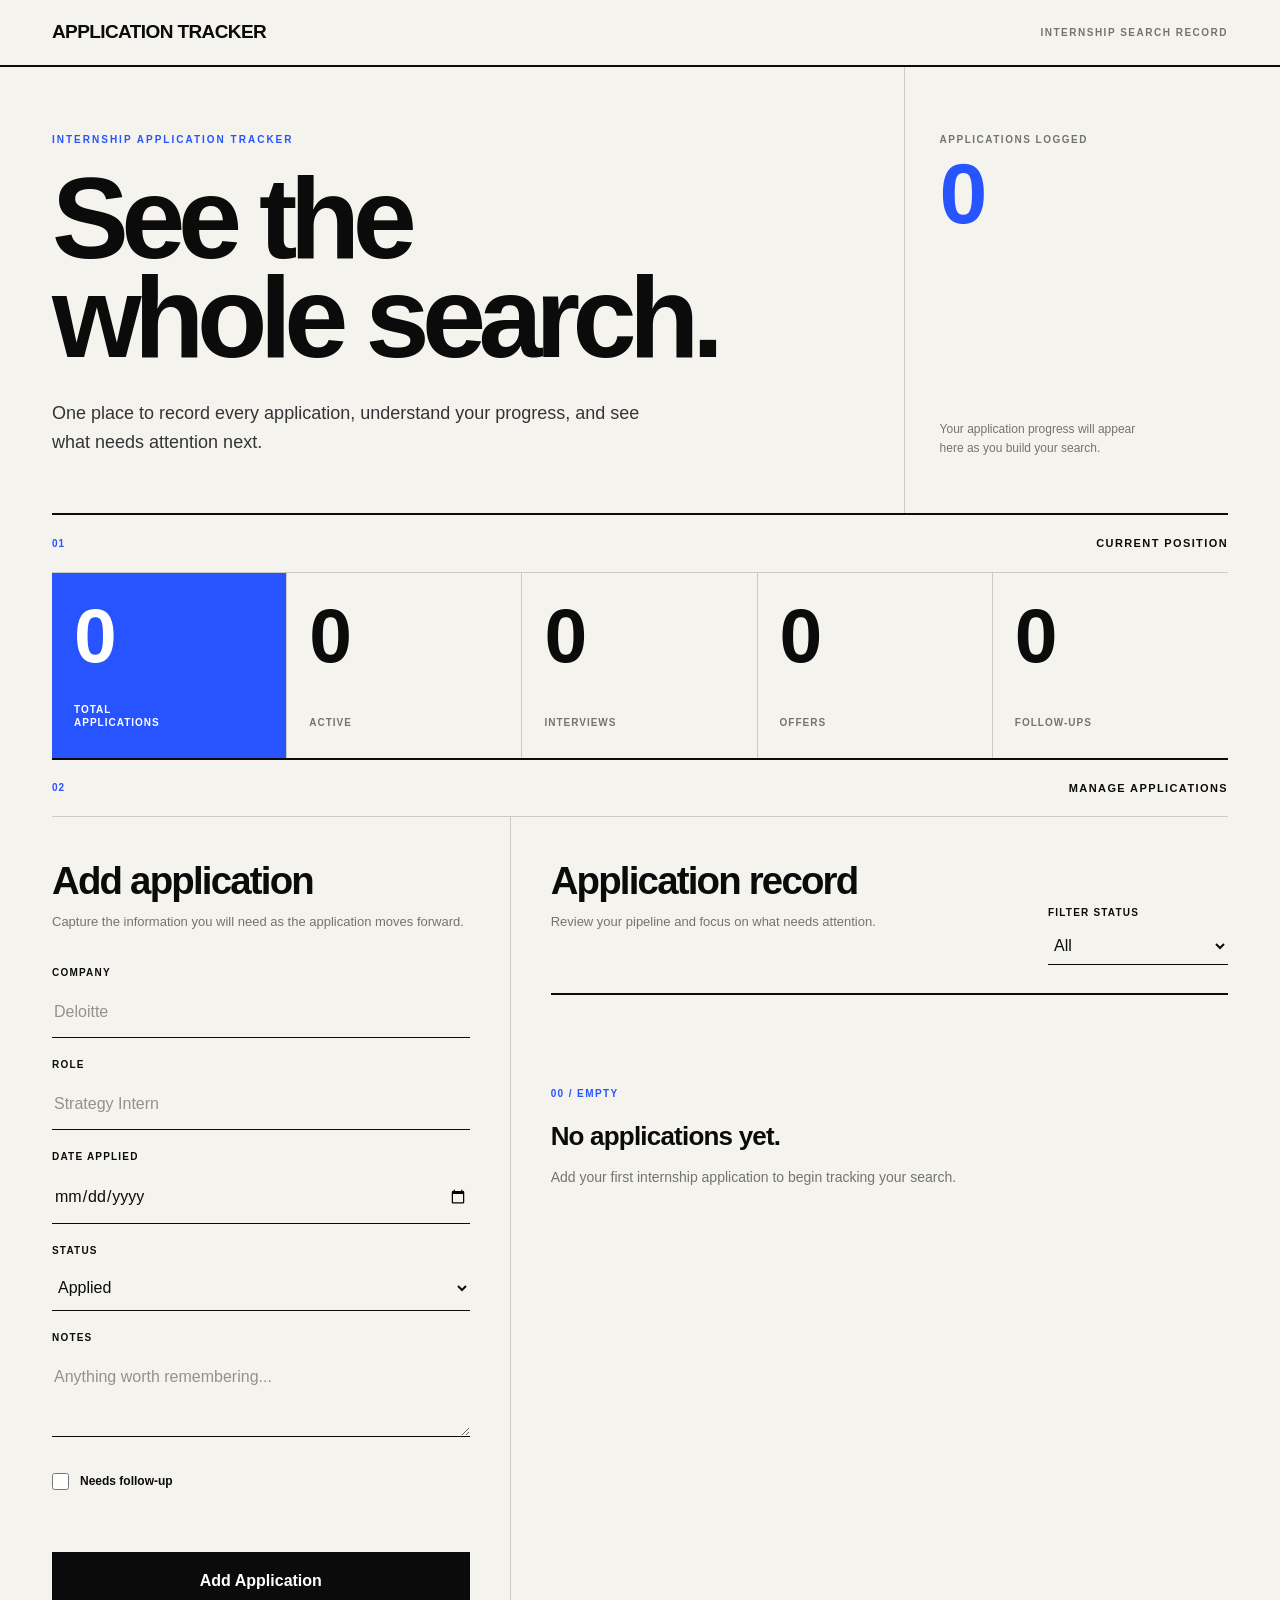
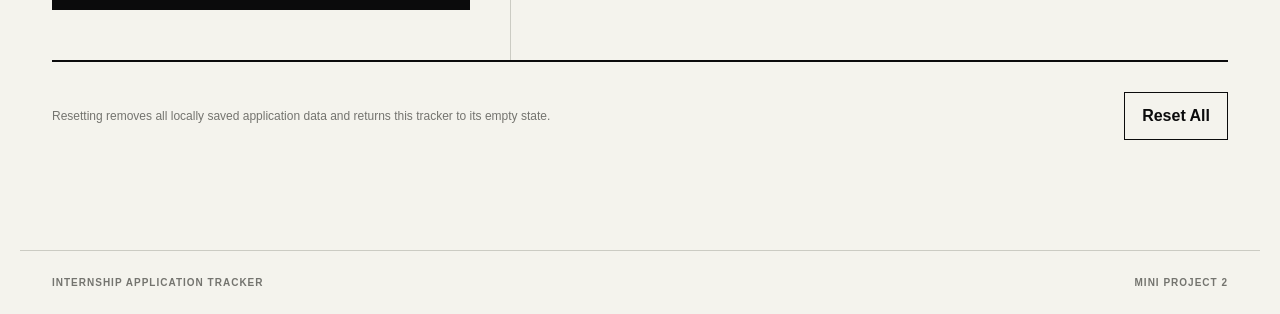
<file: index.html>
<!DOCTYPE html>
<html lang="en">

<head>
    <meta charset="UTF-8">

    <meta name="viewport"
          content="width=device-width, initial-scale=1.0">

    <meta name="description"
          content="An internship application tracker for organizing applications, statuses, interviews, offers, and follow-ups.">

    <title>Internship Application Tracker</title>

    <link rel="stylesheet" href="style.css">
</head>

<body>

    <header class="site-header">

        <div class="header-inner">

            <a class="brand"
               href="index.html">
                APPLICATION TRACKER
            </a>

            <p class="header-meta">
                INTERNSHIP SEARCH RECORD
            </p>

        </div>

    </header>


    <main>

        <!-- HERO -->

        <section class="hero">

            <div class="hero-main">

                <p class="eyebrow">
                    INTERNSHIP APPLICATION TRACKER
                </p>

                <h1>
                    See the<br>
                    whole search.
                </h1>

                <p class="hero-copy">
                    One place to record every application,
                    understand your progress, and see what
                    needs attention next.
                </p>

            </div>


            <aside class="hero-stat"
                   aria-label="Current application total">

                <p class="stat-label">
                    APPLICATIONS LOGGED
                </p>

                <p class="hero-number">
                    0
                </p>

                <p class="hero-stat-copy">
                    Your application progress will appear here
                    as you build your search.
                </p>

            </aside>

        </section>


        <!-- SUMMARY -->

        <section class="summary-section"
                 aria-labelledby="summary-heading">

            <div class="section-top">

                <span class="section-number">
                    01
                </span>

                <h2 id="summary-heading"
                    class="section-title">
                    CURRENT POSITION
                </h2>

            </div>


            <div class="summary-grid">

                <article class="summary-item summary-primary">

                    <p class="summary-number">
                        0
                    </p>

                    <p class="summary-label">
                        TOTAL APPLICATIONS
                    </p>

                </article>


                <article class="summary-item">

                    <p class="summary-number">
                        0
                    </p>

                    <p class="summary-label">
                        ACTIVE
                    </p>

                </article>


                <article class="summary-item">

                    <p class="summary-number">
                        0
                    </p>

                    <p class="summary-label">
                        INTERVIEWS
                    </p>

                </article>


                <article class="summary-item">

                    <p class="summary-number">
                        0
                    </p>

                    <p class="summary-label">
                        OFFERS
                    </p>

                </article>


                <article class="summary-item">

                    <p class="summary-number">
                        0
                    </p>

                    <p class="summary-label">
                        FOLLOW-UPS
                    </p>

                </article>

            </div>

        </section>


        <!-- MANAGE APPLICATIONS -->

        <section class="manage-section"
                 aria-labelledby="manage-heading">

            <div class="section-top">

                <span class="section-number">
                    02
                </span>

                <h2 id="manage-heading"
                    class="section-title">
                    MANAGE APPLICATIONS
                </h2>

            </div>


            <div class="workspace">

                <!-- FORM -->

                <section class="form-panel"
                         aria-labelledby="form-heading">

                    <h3 id="form-heading">
                        Add application
                    </h3>

                    <p class="section-copy">
                        Capture the information you will need
                        as the application moves forward.
                    </p>


                    <form id="application-form" novalidate>

                        <div class="field">

                            <label for="company">
                                COMPANY
                            </label>

                            <input
                                id="company"
                                name="company"
                                type="text"
                                placeholder="Deloitte"
                                required
                            >

                        </div>


                        <div class="field">

                            <label for="role">
                                ROLE
                            </label>

                            <input
                                id="role"
                                name="role"
                                type="text"
                                placeholder="Strategy Intern"
                                required
                            >

                        </div>


                        <div class="field">

                            <label for="date-applied">
                                DATE APPLIED
                            </label>

                            <input
                                id="date-applied"
                                name="dateApplied"
                                type="date"
                                required
                            >

                        </div>


                        <div class="field">

                            <label for="status">
                                STATUS
                            </label>

                            <select
                                id="status"
                                name="status"
                                required
                            >
                                <option value="Applied">
                                    Applied
                                </option>

                                <option value="Interview">
                                    Interview
                                </option>

                                <option value="Offer">
                                    Offer
                                </option>

                                <option value="Rejected">
                                    Rejected
                                </option>
                            </select>

                        </div>


                        <div class="field">

                            <label for="notes">
                                NOTES
                            </label>

                            <textarea
                                id="notes"
                                name="notes"
                                placeholder="Anything worth remembering..."
                            ></textarea>

                        </div>


                        <label class="checkbox-row">

                            <input
                                id="follow-up"
                                name="followUp"
                                type="checkbox"
                            >

                            Needs follow-up

                        </label>


                        <p id="form-message"
                           class="form-message"
                           aria-live="polite">
                        </p>


                        <button
                            class="primary-button"
                            type="submit"
                        >
                            Add Application
                        </button>

                    </form>

                </section>


                <!-- APPLICATION RECORD -->

                <section class="record-panel"
                         aria-labelledby="record-heading">

                    <div class="record-heading-row">

                        <div>

                            <h3 id="record-heading">
                                Application record
                            </h3>

                            <p class="section-copy">
                                Review your pipeline and focus on
                                what needs attention.
                            </p>

                        </div>


                        <div class="filter-control">

                            <label for="filter-status">
                                FILTER STATUS
                            </label>

                            <select id="filter-status">

                                <option value="All">
                                    All
                                </option>

                                <option value="Applied">
                                    Applied
                                </option>

                                <option value="Interview">
                                    Interview
                                </option>

                                <option value="Offer">
                                    Offer
                                </option>

                                <option value="Rejected">
                                    Rejected
                                </option>

                            </select>

                        </div>

                    </div>


                    <div id="application-list"
                         class="application-list">

                        <div class="empty-state">

                            <p class="empty-label">
                                00 / EMPTY
                            </p>

                            <h4>
                                No applications yet.
                            </h4>

                            <p>
                                Add your first internship application
                                to begin tracking your search.
                            </p>

                        </div>

                    </div>

                </section>

            </div>

        </section>


        <!-- RESET -->

        <section class="reset-section">

            <p>
                Resetting removes all locally saved application data
                and returns this tracker to its empty state.
            </p>

            <button
                id="reset-button"
                class="reset-button"
                type="button"
            >
                Reset All
            </button>

        </section>

    </main>


    <footer>

        <p>
            Internship Application Tracker
        </p>

        <p>
            Mini Project 2
        </p>

    </footer>


    <script src="script.js"></script>

</body>

</html>
</file>
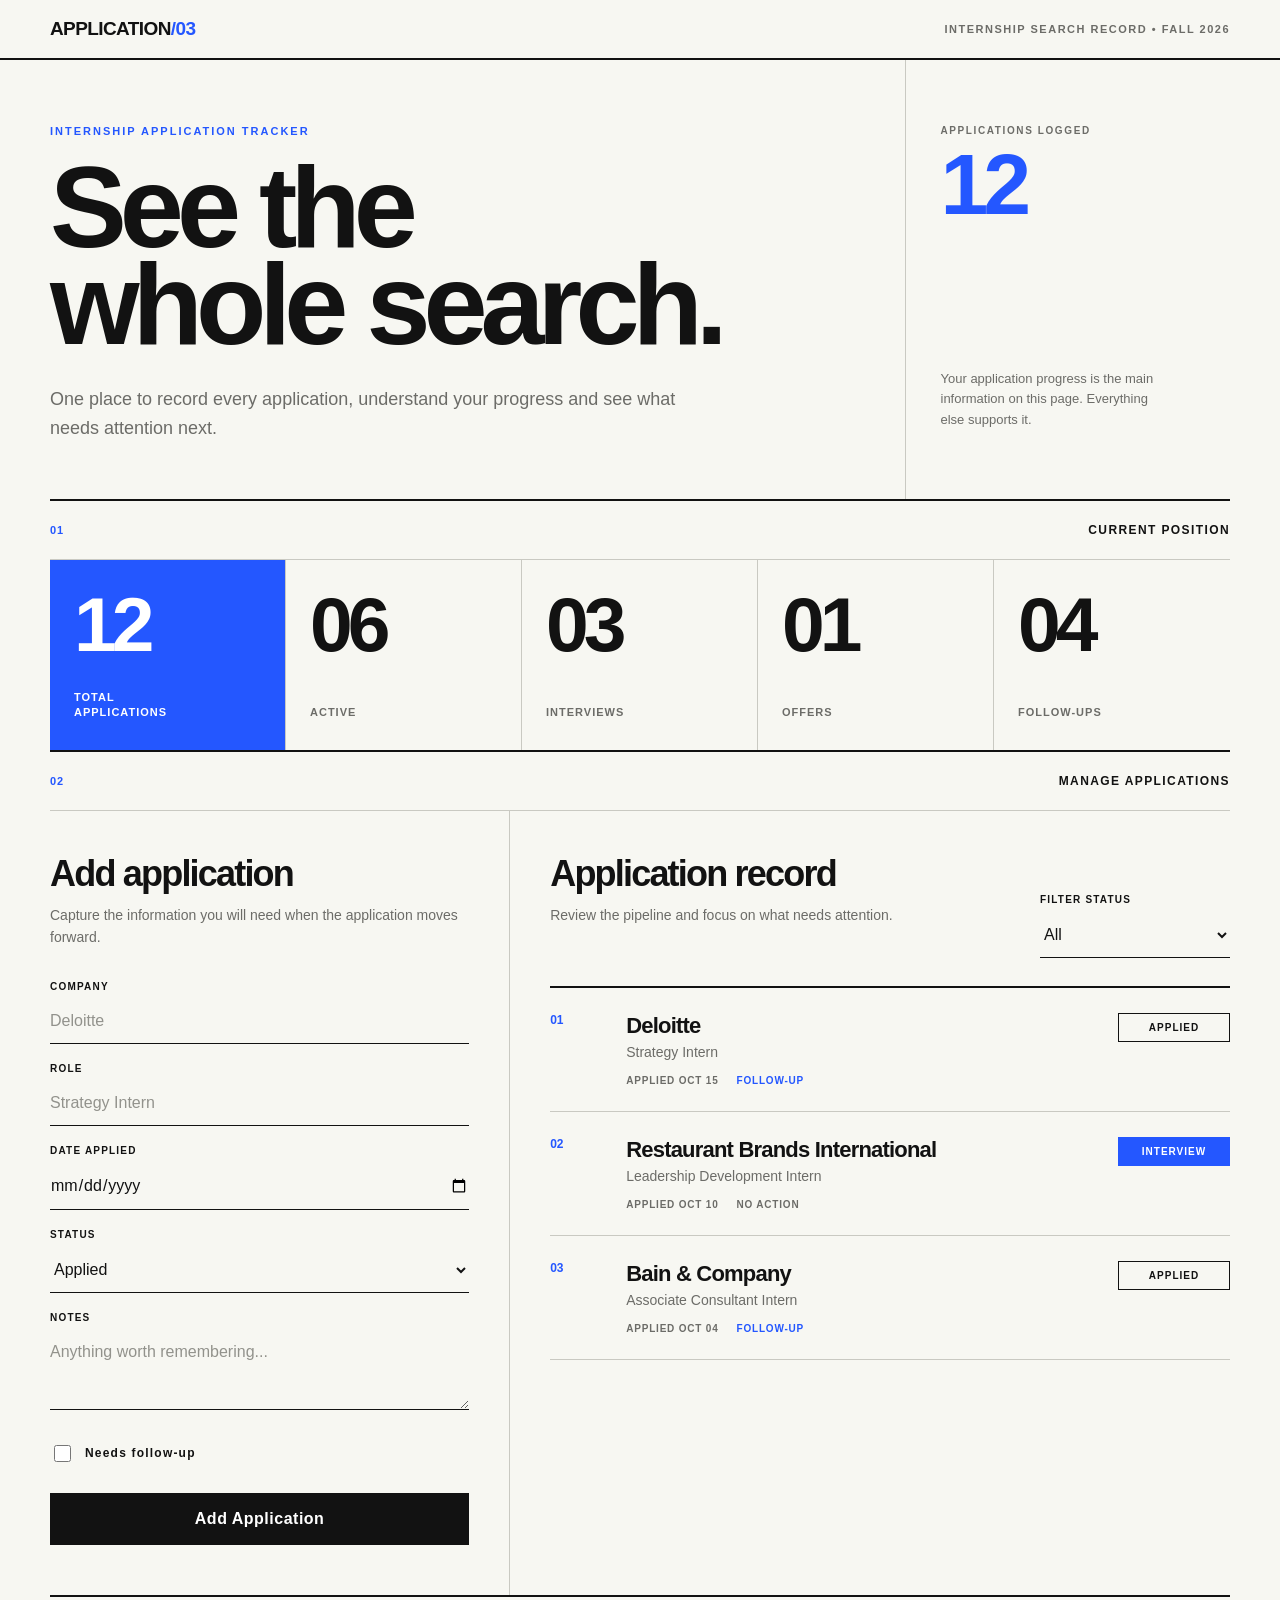
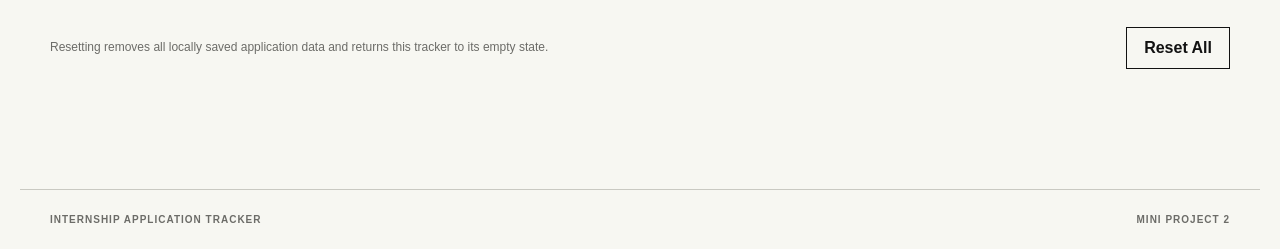
<file: option-c.html>
<!DOCTYPE html>
<html lang="en">

<head>
    <meta charset="UTF-8">

    <meta name="viewport"
          content="width=device-width, initial-scale=1.0">

    <title>Design Option C</title>

    <style>

        :root {
            --paper: #f7f7f2;
            --ink: #121212;
            --blue: #2457ff;
            --blue-dark: #1639b7;
            --muted: #6c6c68;
            --line: #c9c9c2;
            --soft: #ecece5;
            --white: #ffffff;
        }

        * {
            box-sizing: border-box;
        }

        body {
            margin: 0;

            font-family:
                Arial,
                Helvetica,
                sans-serif;

            background: var(--paper);
            color: var(--ink);
        }

        button,
        input,
        select,
        textarea {
            font: inherit;
        }


        /* HEADER */

        .site-header {
            border-bottom: 2px solid var(--ink);
        }

        .header-inner {
            max-width: 1240px;

            margin: 0 auto;
            padding: 18px 30px;

            display: grid;
            grid-template-columns: 1fr auto;

            gap: 30px;

            align-items: center;
        }

        .brand {
            font-size: 19px;
            font-weight: 800;

            letter-spacing: -0.6px;
        }

        .brand-number {
            color: var(--blue);
        }

        .header-meta {
            color: var(--muted);

            font-size: 11px;
            font-weight: 700;

            letter-spacing: 1.5px;
            text-transform: uppercase;
        }


        /* MAIN */

        main {
            max-width: 1240px;

            margin: 0 auto;
            padding: 0 30px 90px;
        }


        /* HERO */

        .hero {
            min-height: 440px;

            display: grid;

            grid-template-columns: 1.45fr 0.55fr;

            border-bottom: 2px solid var(--ink);
        }

        .hero-main {
            padding: 65px 55px 55px 0;

            border-right: 1px solid var(--line);
        }

        .hero-side {
            padding: 65px 0 55px 35px;

            display: flex;
            flex-direction: column;

            justify-content: space-between;
        }

        .eyebrow {
            margin: 0 0 22px;

            color: var(--blue);

            font-size: 11px;
            font-weight: 800;

            letter-spacing: 2px;
            text-transform: uppercase;
        }

        h1 {
            max-width: 760px;

            margin: 0;

            font-size: clamp(62px, 9vw, 116px);

            line-height: 0.84;

            letter-spacing: -7px;
        }

        .hero-copy {
            max-width: 650px;

            margin: 32px 0 0;

            color: var(--muted);

            font-size: 18px;
            line-height: 1.65;
        }

        .hero-side-label {
            color: var(--muted);

            font-size: 10px;
            font-weight: 700;

            letter-spacing: 1.6px;

            text-transform: uppercase;
        }

        .hero-side-number {
            margin-top: 10px;

            color: var(--blue);

            font-size: 86px;
            font-weight: 800;

            line-height: 0.9;

            letter-spacing: -5px;
        }

        .hero-side-copy {
            max-width: 220px;

            color: var(--muted);

            font-size: 13px;

            line-height: 1.6;
        }


        /* SECTION TITLE */

        .section-top {
            padding: 22px 0;

            border-bottom: 1px solid var(--line);

            display: flex;
            justify-content: space-between;
            align-items: center;

            gap: 20px;
        }

        .section-index {
            color: var(--blue);

            font-size: 11px;
            font-weight: 800;

            letter-spacing: 1px;
        }

        .section-name {
            font-size: 12px;
            font-weight: 800;

            letter-spacing: 1.4px;

            text-transform: uppercase;
        }


        /* SUMMARY */

        .summary {
            display: grid;

            grid-template-columns: repeat(5, 1fr);

            border-bottom: 2px solid var(--ink);
        }

        .summary-item {
            min-height: 190px;

            padding: 30px 24px;

            border-right: 1px solid var(--line);

            display: flex;
            flex-direction: column;

            justify-content: space-between;
        }

        .summary-item:last-child {
            border-right: none;
        }

        .summary-item.primary {
            background: var(--blue);
            color: var(--white);
        }

        .summary-number {
            font-size: clamp(56px, 6vw, 82px);
            font-weight: 800;

            line-height: 0.9;

            letter-spacing: -5px;
        }

        .summary-label {
            max-width: 110px;

            font-size: 11px;
            font-weight: 800;

            line-height: 1.35;

            letter-spacing: 1px;
            text-transform: uppercase;
        }

        .summary-item:not(.primary) .summary-label {
            color: var(--muted);
        }


        /* WORKSPACE */

        .workspace {
            display: grid;

            grid-template-columns: 0.78fr 1.22fr;

            border-bottom: 2px solid var(--ink);
        }


        /* FORM */

        .form-panel {
            padding: 45px 40px 50px 0;

            border-right: 1px solid var(--line);
        }

        .list-panel {
            padding: 45px 0 50px 40px;
        }

        h2 {
            margin: 0 0 12px;

            font-size: 36px;

            line-height: 1;

            letter-spacing: -1.8px;
        }

        .section-copy {
            margin: 0 0 32px;

            max-width: 420px;

            color: var(--muted);

            font-size: 14px;

            line-height: 1.6;
        }

        .field {
            margin-bottom: 19px;
        }

        label {
            display: block;

            margin-bottom: 7px;

            color: var(--ink);

            font-size: 10px;
            font-weight: 800;

            letter-spacing: 1.2px;
            text-transform: uppercase;
        }

        input,
        select,
        textarea {
            width: 100%;

            padding: 13px 0;

            border: none;
            border-bottom: 1px solid var(--ink);

            border-radius: 0;

            background: transparent;

            color: var(--ink);

            outline: none;
        }

        input::placeholder,
        textarea::placeholder {
            color: #92928c;
        }

        input:focus,
        select:focus,
        textarea:focus {
            border-bottom: 3px solid var(--blue);
        }

        textarea {
            min-height: 80px;

            resize: vertical;
        }

        .check-row {
            margin: 28px 0;

            display: flex;
            align-items: center;

            gap: 11px;

            color: var(--ink);

            font-size: 12px;

            text-transform: none;
        }

        .check-row input {
            width: 17px;
            height: 17px;

            accent-color: var(--blue);
        }

        .primary-button {
            width: 100%;

            padding: 15px 20px;

            border: 2px solid var(--ink);

            background: var(--ink);
            color: var(--white);

            font-weight: 800;

            letter-spacing: 0.5px;

            cursor: pointer;
        }

        .primary-button:hover {
            border-color: var(--blue);

            background: var(--blue);
        }


        /* LIST TOOLBAR */

        .list-toolbar {
            margin-bottom: 28px;

            display: grid;

            grid-template-columns: 1fr 190px;

            gap: 30px;

            align-items: end;
        }


        /* APPLICATIONS */

        .application-list {
            border-top: 2px solid var(--ink);
        }

        .application {
            display: grid;

            grid-template-columns: 56px 1fr 130px;

            gap: 20px;

            padding: 25px 0;

            border-bottom: 1px solid var(--line);

            align-items: start;
        }

        .application-number {
            color: var(--blue);

            font-size: 12px;
            font-weight: 800;
        }

        .company {
            margin: 0;

            font-size: 22px;
            font-weight: 800;

            letter-spacing: -0.8px;
        }

        .role {
            margin: 5px 0 15px;

            color: var(--muted);

            font-size: 14px;
        }

        .application-meta {
            display: flex;

            gap: 18px;

            flex-wrap: wrap;

            color: var(--muted);

            font-size: 10px;
            font-weight: 700;

            letter-spacing: 0.8px;

            text-transform: uppercase;
        }

        .attention {
            color: var(--blue);
        }

        .status {
            justify-self: end;

            width: 112px;

            padding: 8px 10px;

            border: 1px solid var(--ink);

            text-align: center;

            font-size: 10px;
            font-weight: 800;

            letter-spacing: 1px;

            text-transform: uppercase;
        }

        .status.interview {
            border-color: var(--blue);

            background: var(--blue);
            color: var(--white);
        }

        .status.offer {
            background: var(--ink);
            color: var(--white);
        }


        /* RESET */

        .reset-area {
            padding: 30px 0;

            display: flex;
            justify-content: space-between;
            align-items: center;

            gap: 30px;
        }

        .reset-copy {
            max-width: 650px;

            margin: 0;

            color: var(--muted);

            font-size: 12px;

            line-height: 1.6;
        }

        .reset-button {
            padding: 11px 17px;

            border: 1px solid var(--ink);

            background: transparent;
            color: var(--ink);

            font-weight: 700;

            cursor: pointer;
        }

        .reset-button:hover {
            background: var(--ink);
            color: var(--white);
        }


        /* FOOTER */

        footer {
            max-width: 1240px;

            margin: 0 auto;

            padding: 24px 30px;

            border-top: 1px solid var(--line);

            display: flex;
            justify-content: space-between;

            gap: 20px;

            color: var(--muted);

            font-size: 10px;
            font-weight: 700;

            letter-spacing: 1px;

            text-transform: uppercase;
        }


        /* RESPONSIVE */

        @media (max-width: 900px) {

            .hero {
                grid-template-columns: 1fr;
            }

            .hero-main {
                border-right: none;
            }

            .hero-side {
                padding:
                    30px 0
                    40px;

                border-top: 1px solid var(--line);

                flex-direction: row;

                align-items: end;
            }

            .summary {
                grid-template-columns:
                    repeat(2, 1fr);
            }

            .summary-item {
                border-bottom:
                    1px solid var(--line);
            }

            .workspace {
                grid-template-columns: 1fr;
            }

            .form-panel {
                padding-right: 0;

                border-right: none;
                border-bottom: 2px solid var(--ink);
            }

            .list-panel {
                padding-left: 0;
            }

        }

        @media (max-width: 600px) {

            .header-inner,
            main,
            footer {
                padding-left: 18px;
                padding-right: 18px;
            }

            .header-meta {
                display: none;
            }

            .hero-main {
                padding-top: 45px;
            }

            h1 {
                font-size: 64px;

                letter-spacing: -4px;
            }

            .hero-side {
                display: block;
            }

            .hero-side-copy {
                margin-top: 25px;
            }

            .summary {
                grid-template-columns: 1fr;
            }

            .summary-item {
                min-height: 145px;

                border-right: none;
            }

            .list-toolbar {
                grid-template-columns: 1fr;
            }

            .application {
                grid-template-columns: 35px 1fr;
            }

            .status {
                grid-column: 2;

                justify-self: start;
            }

            .reset-area,
            footer {
                flex-direction: column;
                align-items: flex-start;
            }

        }

    </style>

</head>


<body>

    <header class="site-header">

        <div class="header-inner">

            <div class="brand">
                APPLICATION<span class="brand-number">/03</span>
            </div>

            <div class="header-meta">
                Internship Search Record • Fall 2026
            </div>

        </div>

    </header>


    <main>

        <section class="hero">

            <div class="hero-main">

                <p class="eyebrow">
                    Internship Application Tracker
                </p>

                <h1>
                    See the<br>
                    whole search.
                </h1>

                <p class="hero-copy">
                    One place to record every application,
                    understand your progress and see what
                    needs attention next.
                </p>

            </div>


            <aside class="hero-side">

                <div>

                    <div class="hero-side-label">
                        Applications logged
                    </div>

                    <div class="hero-side-number">
                        12
                    </div>

                </div>

                <p class="hero-side-copy">
                    Your application progress is the main
                    information on this page. Everything else
                    supports it.
                </p>

            </aside>

        </section>


        <section>

            <div class="section-top">

                <span class="section-index">
                    01
                </span>

                <span class="section-name">
                    Current Position
                </span>

            </div>


            <div class="summary">

                <div class="summary-item primary">

                    <span class="summary-number">
                        12
                    </span>

                    <span class="summary-label">
                        Total Applications
                    </span>

                </div>


                <div class="summary-item">

                    <span class="summary-number">
                        06
                    </span>

                    <span class="summary-label">
                        Active
                    </span>

                </div>


                <div class="summary-item">

                    <span class="summary-number">
                        03
                    </span>

                    <span class="summary-label">
                        Interviews
                    </span>

                </div>


                <div class="summary-item">

                    <span class="summary-number">
                        01
                    </span>

                    <span class="summary-label">
                        Offers
                    </span>

                </div>


                <div class="summary-item">

                    <span class="summary-number">
                        04
                    </span>

                    <span class="summary-label">
                        Follow-Ups
                    </span>

                </div>

            </div>

        </section>


        <section>

            <div class="section-top">

                <span class="section-index">
                    02
                </span>

                <span class="section-name">
                    Manage Applications
                </span>

            </div>


            <div class="workspace">

                <div class="form-panel">

                    <h2>
                        Add application
                    </h2>

                    <p class="section-copy">
                        Capture the information you will need
                        when the application moves forward.
                    </p>


                    <form>

                        <div class="field">

                            <label for="company">
                                Company
                            </label>

                            <input
                                id="company"
                                type="text"
                                placeholder="Deloitte"
                            >

                        </div>


                        <div class="field">

                            <label for="role">
                                Role
                            </label>

                            <input
                                id="role"
                                type="text"
                                placeholder="Strategy Intern"
                            >

                        </div>


                        <div class="field">

                            <label for="date">
                                Date Applied
                            </label>

                            <input
                                id="date"
                                type="date"
                            >

                        </div>


                        <div class="field">

                            <label for="status">
                                Status
                            </label>

                            <select id="status">

                                <option>
                                    Applied
                                </option>

                                <option>
                                    Interview
                                </option>

                                <option>
                                    Offer
                                </option>

                                <option>
                                    Rejected
                                </option>

                            </select>

                        </div>


                        <div class="field">

                            <label for="notes">
                                Notes
                            </label>

                            <textarea
                                id="notes"
                                placeholder="Anything worth remembering..."
                            ></textarea>

                        </div>


                        <label class="check-row">

                            <input type="checkbox">

                            Needs follow-up

                        </label>


                        <button
                            class="primary-button"
                            type="button"
                        >
                            Add Application
                        </button>

                    </form>

                </div>


                <div class="list-panel">

                    <div class="list-toolbar">

                        <div>

                            <h2>
                                Application record
                            </h2>

                            <p class="section-copy">
                                Review the pipeline and focus on
                                what needs attention.
                            </p>

                        </div>


                        <div>

                            <label for="filter">
                                Filter status
                            </label>

                            <select id="filter">

                                <option>
                                    All
                                </option>

                                <option>
                                    Applied
                                </option>

                                <option>
                                    Interview
                                </option>

                                <option>
                                    Offer
                                </option>

                                <option>
                                    Rejected
                                </option>

                            </select>

                        </div>

                    </div>


                    <div class="application-list">

                        <article class="application">

                            <span class="application-number">
                                01
                            </span>

                            <div>

                                <h3 class="company">
                                    Deloitte
                                </h3>

                                <p class="role">
                                    Strategy Intern
                                </p>

                                <div class="application-meta">

                                    <span>
                                        Applied Oct 15
                                    </span>

                                    <span class="attention">
                                        Follow-Up
                                    </span>

                                </div>

                            </div>

                            <span class="status">
                                Applied
                            </span>

                        </article>


                        <article class="application">

                            <span class="application-number">
                                02
                            </span>

                            <div>

                                <h3 class="company">
                                    Restaurant Brands International
                                </h3>

                                <p class="role">
                                    Leadership Development Intern
                                </p>

                                <div class="application-meta">

                                    <span>
                                        Applied Oct 10
                                    </span>

                                    <span>
                                        No Action
                                    </span>

                                </div>

                            </div>

                            <span class="status interview">
                                Interview
                            </span>

                        </article>


                        <article class="application">

                            <span class="application-number">
                                03
                            </span>

                            <div>

                                <h3 class="company">
                                    Bain & Company
                                </h3>

                                <p class="role">
                                    Associate Consultant Intern
                                </p>

                                <div class="application-meta">

                                    <span>
                                        Applied Oct 04
                                    </span>

                                    <span class="attention">
                                        Follow-Up
                                    </span>

                                </div>

                            </div>

                            <span class="status">
                                Applied
                            </span>

                        </article>

                    </div>

                </div>

            </div>

        </section>


        <section class="reset-area">

            <p class="reset-copy">
                Resetting removes all locally saved application data
                and returns this tracker to its empty state.
            </p>

            <button
                class="reset-button"
                type="button"
            >
                Reset All
            </button>

        </section>

    </main>


    <footer>

        <span>
            Internship Application Tracker
        </span>

        <span>
            Mini Project 2
        </span>

    </footer>

</body>

</html>
</file>
<file: style.css>
/* =========================================
   INTERNSHIP APPLICATION TRACKER
   Swiss Career Dossier
   ========================================= */

:root {
    --canvas: #f4f3ed;
    --surface: #fafaf7;
    --ink: #0b0b0c;
    --graphite: #343438;
    --muted: #74746f;
    --line: #cbcbc3;

    --blue: #2754ff;
    --blue-dark: #1735b5;
    --blue-soft: #e8edff;

    --danger: #b42318;
    --danger-soft: #fdecea;

    --success: #176b46;
    --success-soft: #e8f5ee;

    --white: #ffffff;

    --page-width: 1240px;
}


/* RESET */

* {
    box-sizing: border-box;
}

html {
    scroll-behavior: smooth;
}

body {
    margin: 0;

    font-family: Arial, Helvetica, sans-serif;

    background: var(--canvas);
    color: var(--ink);

    line-height: 1.5;
}

button,
input,
select,
textarea {
    font: inherit;
}

button,
select,
input[type="checkbox"] {
    cursor: pointer;
}


/* ACCESSIBILITY */

a:focus-visible,
button:focus-visible,
input:focus-visible,
select:focus-visible,
textarea:focus-visible {
    outline: 3px solid var(--blue);
    outline-offset: 3px;
}


/* HEADER */

.site-header {
    border-bottom: 2px solid var(--ink);
}

.header-inner {
    max-width: var(--page-width);

    margin: 0 auto;
    padding: 18px 32px;

    display: flex;
    justify-content: space-between;
    align-items: center;

    gap: 30px;
}

.brand {
    color: var(--ink);

    font-size: 19px;
    font-weight: 800;

    letter-spacing: -0.6px;

    text-decoration: none;
}

.brand span {
    color: var(--blue);
}

.header-meta {
    margin: 0;

    color: var(--muted);

    font-size: 10px;
    font-weight: 700;

    letter-spacing: 1.5px;

    text-transform: uppercase;
}


/* MAIN */

main {
    max-width: var(--page-width);

    margin: 0 auto;
    padding: 0 32px 80px;
}


/* HERO */

.hero {
    min-height: 440px;

    display: grid;

    grid-template-columns: 1.45fr 0.55fr;

    border-bottom: 2px solid var(--ink);
}

.hero-main {
    padding: 65px 55px 55px 0;

    border-right: 1px solid var(--line);
}

.hero-stat {
    padding: 65px 0 55px 35px;

    display: flex;
    flex-direction: column;

    justify-content: space-between;
}

.eyebrow {
    margin: 0 0 22px;

    color: var(--blue);

    font-size: 10px;
    font-weight: 800;

    letter-spacing: 2px;

    text-transform: uppercase;
}

.hero h1 {
    max-width: 760px;

    margin: 0;

    font-size: clamp(64px, 9vw, 118px);
    font-weight: 800;

    line-height: 0.86;

    letter-spacing: -0.065em;
}

.hero-copy {
    max-width: 620px;

    margin: 32px 0 0;

    color: var(--graphite);

    font-size: 18px;

    line-height: 1.65;
}

.stat-label {
    margin: 0;

    color: var(--muted);

    font-size: 10px;
    font-weight: 700;

    letter-spacing: 1.5px;

    text-transform: uppercase;
}

.hero-number {
    margin: 8px 0 auto;

    color: var(--blue);

    font-size: 86px;
    font-weight: 800;

    line-height: 0.9;

    letter-spacing: -5px;
}

.hero-stat-copy {
    max-width: 220px;

    margin: 30px 0 0;

    color: var(--muted);

    font-size: 12px;

    line-height: 1.6;
}


/* SHARED SECTION HEADER */

.section-top {
    padding: 20px 0;

    border-bottom: 1px solid var(--line);

    display: flex;
    justify-content: space-between;
    align-items: center;

    gap: 20px;
}

.section-number {
    color: var(--blue);

    font-size: 10px;
    font-weight: 800;

    letter-spacing: 1px;
}

.section-title {
    margin: 0;

    color: var(--ink);

    font-size: 11px;
    font-weight: 800;

    letter-spacing: 1.4px;

    text-transform: uppercase;
}


/* SUMMARY */

.summary-grid {
    display: grid;

    grid-template-columns: repeat(5, 1fr);

    border-bottom: 2px solid var(--ink);
}

.summary-item {
    min-height: 185px;

    padding: 28px 22px;

    border-right: 1px solid var(--line);

    display: flex;
    flex-direction: column;

    justify-content: space-between;
}

.summary-item:last-child {
    border-right: none;
}

.summary-primary {
    background: var(--blue);
    color: var(--white);
}

.summary-number {
    margin: 0;

    font-size: clamp(54px, 6vw, 84px);
    font-weight: 800;

    line-height: 0.9;

    letter-spacing: -5px;
}

.summary-label {
    max-width: 120px;

    margin: 30px 0 0;

    color: var(--muted);

    font-size: 10px;
    font-weight: 800;

    line-height: 1.35;

    letter-spacing: 1px;

    text-transform: uppercase;
}

.summary-primary .summary-label {
    color: var(--white);
}


/* MANAGE APPLICATIONS */

.workspace {
    display: grid;

    grid-template-columns: 0.78fr 1.22fr;

    border-bottom: 2px solid var(--ink);
}


/* FORM PANEL */

.form-panel {
    padding: 45px 40px 50px 0;

    border-right: 1px solid var(--line);
}

.record-panel {
    padding: 45px 0 50px 40px;
}

.form-panel h3,
.record-panel h3 {
    margin: 0 0 12px;

    font-size: clamp(30px, 3vw, 42px);
    font-weight: 800;

    line-height: 1;

    letter-spacing: -1.8px;
}

.section-copy {
    max-width: 440px;

    margin: 0 0 32px;

    color: var(--muted);

    font-size: 13px;

    line-height: 1.6;
}


/* FORM FIELDS */

.field {
    margin-bottom: 19px;
}

.field label,
.filter-control label {
    display: block;

    margin-bottom: 7px;

    color: var(--ink);

    font-size: 10px;
    font-weight: 800;

    letter-spacing: 1.2px;

    text-transform: uppercase;
}

input,
select,
textarea {
    width: 100%;

    padding: 13px 2px;

    border: none;
    border-bottom: 1px solid var(--ink);

    border-radius: 0;

    background: transparent;
    color: var(--ink);

    outline: none;
}

input::placeholder,
textarea::placeholder {
    color: #92928c;
}

input:focus,
select:focus,
textarea:focus {
    border-bottom: 3px solid var(--blue);
}

textarea {
    min-height: 85px;

    resize: vertical;
}


/* CHECKBOX */

.checkbox-row {
    margin: 28px 0;

    display: flex;
    align-items: center;

    gap: 11px;

    color: var(--ink);

    font-size: 12px;
    font-weight: 700;
}

.checkbox-row input {
    width: 17px;
    height: 17px;

    margin: 0;

    accent-color: var(--blue);
}


/* FORM MESSAGE */

.form-message {
    min-height: 22px;

    margin: 0 0 12px;

    font-size: 12px;

    line-height: 1.5;
}

.form-message.error {
    padding: 10px 12px;

    background: var(--danger-soft);
    color: var(--danger);

    border-left: 3px solid var(--danger);
}

.form-message.success {
    padding: 10px 12px;

    background: var(--success-soft);
    color: var(--success);

    border-left: 3px solid var(--success);
}


/* PRIMARY BUTTON */

.primary-button {
    width: 100%;

    padding: 15px 20px;

    border: 2px solid var(--ink);

    border-radius: 0;

    background: var(--ink);
    color: var(--white);

    font-weight: 800;

    cursor: pointer;

    transition:
        background-color 150ms ease,
        border-color 150ms ease;
}

.primary-button:hover {
    border-color: var(--blue);

    background: var(--blue);
}


/* RECORD HEADING */

.record-heading-row {
    margin-bottom: 28px;

    display: grid;

    grid-template-columns: 1fr 180px;

    gap: 30px;

    align-items: end;
}

.filter-control select {
    padding-top: 9px;
    padding-bottom: 9px;
}


/* APPLICATION LIST */

.application-list {
    border-top: 2px solid var(--ink);

    min-height: 285px;
}


/* EMPTY STATE */

.empty-state {
    min-height: 285px;

    padding: 42px 0;

    display: flex;
    flex-direction: column;

    justify-content: center;
    align-items: flex-start;
}

.empty-label {
    margin: 0 0 16px;

    color: var(--blue);

    font-size: 10px;
    font-weight: 800;

    letter-spacing: 1.4px;

    text-transform: uppercase;
}

.empty-state h4 {
    margin: 0 0 10px;

    font-size: 26px;
    font-weight: 800;

    letter-spacing: -0.8px;
}

.empty-state p:last-child {
    max-width: 430px;

    margin: 0;

    color: var(--muted);

    font-size: 14px;

    line-height: 1.65;
}


/* APPLICATION RECORDS */

.application-record {
    display: grid;

    grid-template-columns: 42px 1fr 120px;

    gap: 20px;

    padding: 26px 0;

    border-bottom: 1px solid var(--line);

    align-items: start;
}

.application-number {
    margin: 0;

    color: var(--blue);

    font-size: 11px;
    font-weight: 800;

    letter-spacing: 1px;
}

.application-company {
    margin: 0;

    color: var(--ink);

    font-size: 22px;
    font-weight: 800;

    letter-spacing: -0.8px;
}

.application-role {
    margin: 5px 0 13px;

    color: var(--graphite);

    font-size: 14px;
}

.application-meta {
    margin: 0;

    color: var(--muted);

    font-size: 10px;
    font-weight: 700;

    letter-spacing: 0.8px;

    text-transform: uppercase;
}


/* APPLICATION NOTES */

.application-notes {
    max-width: 520px;

    margin: 14px 0 0;
    padding-left: 14px;

    border-left: 2px solid var(--line);

    color: var(--graphite);

    font-size: 13px;
    line-height: 1.6;
}


/* APPLICATION ACTIONS */

.application-actions {
    display: flex;
    flex-direction: column;

    align-items: stretch;

    gap: 12px;
}


/* STATUS SELECT */

.application-status-select {
    width: 120px;

    padding: 8px 6px;

    border: 1px solid var(--ink);

    border-radius: 0;

    background: transparent;
    color: var(--ink);

    font-size: 10px;
    font-weight: 800;

    letter-spacing: 0.8px;

    text-transform: uppercase;

    cursor: pointer;
}

.application-status-select:focus {
    border: 2px solid var(--blue);
}


/* APPLICATION FOLLOW-UP */

.application-followup {
    display: flex;
    align-items: center;

    gap: 8px;

    margin-top: 14px;

    color: var(--blue);

    font-size: 10px;
    font-weight: 800;

    letter-spacing: 0.7px;

    text-transform: uppercase;
}

.application-followup input {
    width: 16px;
    height: 16px;

    margin: 0;

    accent-color: var(--blue);
}


/* DELETE BUTTON */

.delete-button {
    width: 120px;

    padding: 8px 10px;

    border: 1px solid var(--danger);

    border-radius: 0;

    background: transparent;
    color: var(--danger);

    font-size: 10px;
    font-weight: 800;

    letter-spacing: 0.8px;

    text-transform: uppercase;

    cursor: pointer;

    transition:
        background-color 150ms ease,
        color 150ms ease;
}

.delete-button:hover {
    background: var(--danger);
    color: var(--white);
}


/* RESET */

.reset-section {
    padding: 30px 0;

    display: flex;
    justify-content: space-between;
    align-items: center;

    gap: 30px;
}

.reset-section p {
    max-width: 650px;

    margin: 0;

    color: var(--muted);

    font-size: 12px;

    line-height: 1.6;
}

.reset-button {
    padding: 11px 17px;

    border: 1px solid var(--ink);

    border-radius: 0;

    background: transparent;
    color: var(--ink);

    font-weight: 700;

    cursor: pointer;

    transition:
        background-color 150ms ease,
        color 150ms ease;
}

.reset-button:hover {
    background: var(--ink);
    color: var(--white);
}


/* FOOTER */

footer {
    max-width: var(--page-width);

    margin: 0 auto;

    padding: 24px 32px;

    border-top: 1px solid var(--line);

    display: flex;
    justify-content: space-between;

    gap: 20px;

    color: var(--muted);

    font-size: 10px;
    font-weight: 700;

    letter-spacing: 1px;

    text-transform: uppercase;
}

footer p {
    margin: 0;
}


/* TABLET */

@media (max-width: 900px) {

    .hero {
        grid-template-columns: 1fr;
    }

    .hero-main {
        border-right: none;
    }

    .hero-stat {
        padding: 30px 0 40px;

        border-top: 1px solid var(--line);

        display: grid;

        grid-template-columns: 1fr auto;

        gap: 20px;

        align-items: end;
    }

    .hero-number {
        grid-column: 1;

        margin-top: 8px;
    }

    .hero-stat-copy {
        grid-column: 2;
        grid-row: 1 / 3;

        align-self: end;
    }

    .summary-grid {
        grid-template-columns: repeat(2, 1fr);
    }

    .summary-item {
        border-bottom: 1px solid var(--line);
    }

    .workspace {
        grid-template-columns: 1fr;
    }

    .form-panel {
        padding-right: 0;

        border-right: none;
        border-bottom: 2px solid var(--ink);
    }

    .record-panel {
        padding-left: 0;
    }

}


/* MOBILE */

@media (max-width: 600px) {

    .header-inner,
    main,
    footer {
        padding-left: 18px;
        padding-right: 18px;
    }

    .header-meta {
        display: none;
    }

    .hero {
        min-height: auto;
    }

    .hero-main {
        padding-top: 45px;
        padding-right: 0;
    }

    .hero h1 {
        font-size: 64px;

        letter-spacing: -4px;
    }

    .hero-copy {
        font-size: 16px;
    }

    .hero-stat {
        display: block;
    }

    .hero-stat-copy {
        margin-top: 25px;
    }

    .summary-grid {
        grid-template-columns: 1fr;
    }

    .summary-item {
        min-height: 135px;

        border-right: none;
    }

    .section-top {
        align-items: flex-start;
    }

    .record-heading-row {
        grid-template-columns: 1fr;
    }

    .form-panel,
    .record-panel {
        padding-top: 38px;
        padding-bottom: 40px;
    }

    .empty-state {
        min-height: 235px;
    }

    .application-record {
        grid-template-columns: 34px 1fr;
    }

    .application-actions {
        grid-column: 2;

        align-items: flex-start;
    }

    .application-status-select,
    .delete-button {
        width: 150px;
    }

    .application-notes {
        max-width: 100%;
    }

    .reset-section,
    footer {
        flex-direction: column;

        align-items: flex-start;
    }

    .reset-button {
        width: 100%;
    }

}
</file>
